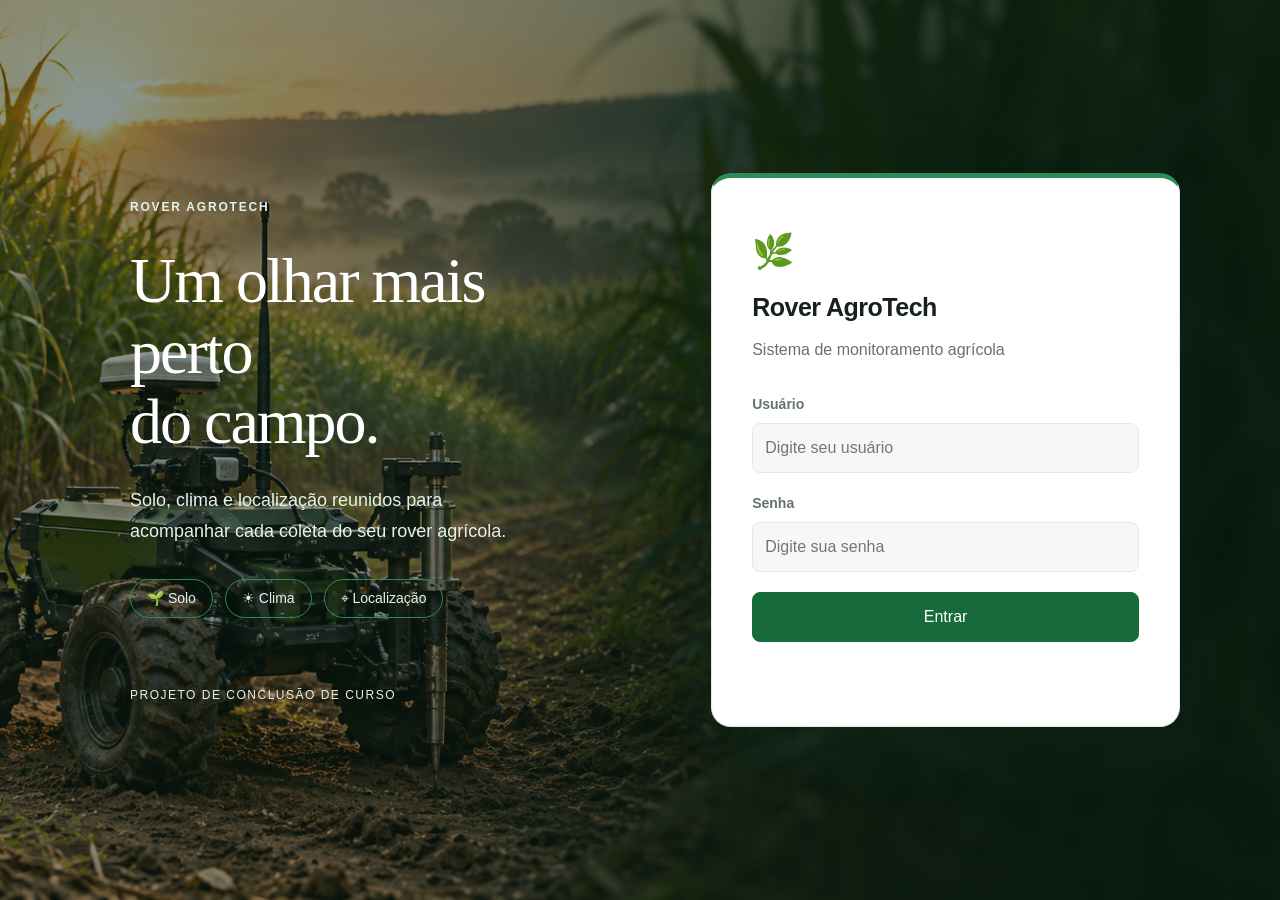
<file: dashboard/historico.html>
<!DOCTYPE html>
<html lang="pt-BR">
<head>
    <meta charset="UTF-8">
    <meta name="viewport" content="width=device-width, initial-scale=1.0">
    <title>Histórico | Rover AgroTech</title>
    <link rel="icon" href="favicon.svg" type="image/svg+xml">
    <link rel="stylesheet" href="css/historico.css?v=20261009-7">
</head>
<body class="app-page history-page">
    <aside class="sidebar">
        <div class="sidebar-logo">
            <div class="logo-icon">
                <svg class="ui-icon" viewBox="0 0 24 24" fill="none" stroke="currentColor" stroke-width="1.7" stroke-linecap="round" stroke-linejoin="round" aria-hidden="true" focusable="false">
                    <path d="M5 19C3 8 12 4 20 4c0 10-5 17-15 15Z"/>
                    <path d="m4 21 12-12"/>
                </svg>
            </div>
            <div><h2>Rover</h2><span>AGROTECH</span></div>
        </div>
        <div class="nav-caption">CENTRAL DO CAMPO</div>
        <nav class="menu" aria-label="Navegação principal">
            <a href="index.html" class="menu-item">
                <span aria-hidden="true"><svg class="ui-icon" viewBox="0 0 24 24" fill="none" stroke="currentColor" stroke-width="1.7" stroke-linecap="round" stroke-linejoin="round" aria-hidden="true" focusable="false"><rect x="3" y="3" width="7" height="7" rx="1.5"/><rect x="14" y="3" width="7" height="7" rx="1.5"/><rect x="3" y="14" width="7" height="7" rx="1.5"/><rect x="14" y="14" width="7" height="7" rx="1.5"/></svg></span>
                Visão geral
            </a>
            <a href="rovers.html" class="menu-item">
                <span aria-hidden="true"><svg class="ui-icon" viewBox="0 0 24 24" fill="none" stroke="currentColor" stroke-width="1.7" stroke-linecap="round" stroke-linejoin="round" aria-hidden="true" focusable="false"><path d="M4 16V9h12l4 7M4 12h15M10 9V5h4"/><circle cx="6" cy="17" r="3"/><circle cx="18" cy="17" r="3"/></svg></span>
                Rovers
            </a>
            <a href="historico.html" class="menu-item active" aria-current="page">
                <span aria-hidden="true"><svg class="ui-icon" viewBox="0 0 24 24" fill="none" stroke="currentColor" stroke-width="1.7" stroke-linecap="round" stroke-linejoin="round" aria-hidden="true" focusable="false"><path d="M3 11a9 9 0 1 1 2 7M3 4v7h7M12 7v5l3 2"/></svg></span>
                Histórico
            </a>
            <a href="localizacao.html" class="menu-item">
                <span aria-hidden="true"><svg class="ui-icon" viewBox="0 0 24 24" fill="none" stroke="currentColor" stroke-width="1.7" stroke-linecap="round" stroke-linejoin="round" aria-hidden="true" focusable="false"><path d="M19 10c0 5-7 11-7 11S5 15 5 10a7 7 0 1 1 14 0Z"/><circle cx="12" cy="10" r="2.5"/></svg></span>
                Localização
            </a>
        </nav>
        <div class="sidebar-note">
            <p>Monitoramento agrícola</p>
            <small>Projeto Rover AgroTech · TCC</small>
        </div>
        <div class="sidebar-account" aria-label="Conta: Igor, Administrador">
            <span class="account-avatar" aria-hidden="true">I</span>
            <div class="account-details"><strong>Igor</strong><span>Administrador</span></div>
            <span class="account-status" role="img" aria-label="Online"></span>
        </div>
        <div class="sidebar-footer"><button id="logoutButton" type="button">Sair da conta</button></div>
    </aside>

    <main class="main-content">
        <header class="topbar history-hero">
            <div>
                <span class="eyebrow">ROVER AGROTECH / HISTÓRICO</span>
                <h1>Histórico</h1>
                <p>Consulte as medições de cada coleta.</p>
            </div>
            <div class="status-indicator">
                <span aria-hidden="true">◈</span>
                Monitoramento agrícola
            </div>
        </header>

        <section class="rover-selector" aria-label="Rover selecionado">
            <img class="selected-rover-image" src="imgs/rover01.png" alt="" aria-hidden="true">
            <div class="selected-rover-info">
                <span class="section-label">Rover selecionado</span>
                <h2 id="roverName">Carregando rover...</h2>
                <span id="roverIdentifier" class="rover-identifier"></span>
            </div>
            <label class="rover-select-wrap" for="roverSelect">
                <span class="visually-hidden">Selecionar rover</span>
                <select id="roverSelect" aria-label="Selecionar rover"></select>
            </label>
        </section>

        <section class="history-summary" aria-label="Resumo das medições no período">
            <article class="summary-card">
                <span class="summary-icon records-icon" aria-hidden="true">▤</span>
                <div><span class="card-label">Registros no período</span><strong id="resumoRegistros">0</strong></div>
            </article>
            <article class="summary-card">
                <span class="summary-icon temperature-icon" aria-hidden="true">℃</span>
                <div><span class="card-label">Temperatura média</span><strong><span id="resumoTemperatura">--</span><small> °C</small></strong></div>
            </article>
            <article class="summary-card">
                <span class="summary-icon soil-icon" aria-hidden="true">◉</span>
                <div><span class="card-label">Umidade do solo</span><strong><span id="resumoUmidadeSolo">--</span><small> %</small></strong></div>
            </article>
            <article class="summary-card">
                <span class="summary-icon collection-icon" aria-hidden="true">◷</span>
                <div><span class="card-label">Última coleta</span><strong id="resumoUltimaColeta">--</strong></div>
            </article>
        </section>

        <section class="panel filter-panel" aria-label="Filtros do histórico">
            <div class="filter-intro">
                <span class="filter-symbol" aria-hidden="true">▦</span>
                <div><h2>Período de consulta</h2><p>Selecione o intervalo de datas para visualizar as medições.</p></div>
            </div>
            <div class="filters">
                <div class="field">
                    <label for="dataInicial">Data inicial</label>
                    <input type="date" id="dataInicial">
                </div>
                <div class="field">
                    <label for="dataFinal">Data final</label>
                    <input type="date" id="dataFinal">
                </div>
                <button id="filtrarButton" type="button" class="primary-button">Filtrar</button>
                <button id="limparButton" type="button" class="secondary-button">Limpar</button>
            </div>
        </section>

        <section class="panel telemetry-panel" aria-labelledby="historyTitle">
            <div class="panel-header telemetry-header">
                <div class="telemetry-heading">
                    <span class="telemetry-symbol" aria-hidden="true">▥</span>
                    <div>
                        <h2 id="historyTitle">Telemetrias</h2>
                        <span id="totalRegistros">0 registros</span>
                    </div>
                </div>
                <div class="telemetry-actions">
                    <label class="search-field" for="buscaRegistros">
                        <span aria-hidden="true">⌕</span>
                        <input id="buscaRegistros" type="search" placeholder="Buscar nos registros..." autocomplete="off">
                    </label>
                    <button id="atualizarButton" type="button" class="secondary-button refresh-button">
                        <span aria-hidden="true">⟳</span> Atualizar
                    </button>
                </div>
            </div>
            <div id="mensagem" class="message" role="status" aria-live="polite"></div>
            <div class="table-container" tabindex="0" role="region" aria-label="Tabela de telemetrias com rolagem horizontal">
                <table aria-label="Histórico de telemetrias">
                    <thead>
                        <tr>
                            <th>Data/Hora</th>
                            <th>Temperatura (°C)</th>
                            <th>Umidade do solo (%)</th>
                            <th>Umidade do ar (%)</th>
                            <th>Qualidade do ar</th>
                            <th>RSSI LoRa (dBm)</th>
                            <th>Latitude</th>
                            <th>Longitude</th>
                        </tr>
                    </thead>
                    <tbody id="historicoBody"></tbody>
                </table>
            </div>
        </section>
    </main>
    <script src="js/sidebar.js"></script>
    <script src="js/historico.js"></script>
</body>
</html>
</file>
<file: dashboard/css/historico.css>
@import url("agro.css?v=20261009-6");

@import url("global.css?v=20261009-7");

.app-page.history-page {
    --bg-main: var(--color-page);
    --bg-card: var(--color-card);
    --bg-card-hover: var(--color-soft);
    --border: var(--color-border);
    --text-primary: var(--color-text);
    --text-secondary: var(--color-text-secondary);
    --text-muted: var(--color-text-secondary);
    --green: var(--color-primary);
    --green-light: var(--color-highlight);
    --green-dark: var(--color-sidebar);
    --shadow: 0 5px 18px rgba(18, 52, 34, .06);
    background: var(--bg-main);
    color: var(--text-primary);
}

.history-page .sidebar {
    background: var(--sidebar-bg);
    color: var(--color-card);
}

.history-page .sidebar-logo { margin-bottom: 34px; }
.history-page .logo-icon { background: var(--color-soft); color: var(--color-primary); }
.history-page .menu-item.active { background: var(--sidebar-active); color: var(--color-card); }
.history-page .menu-item.active:hover { background: var(--sidebar-active); }

.history-page .main-content {
    max-width: 1800px;
    padding: 0 clamp(20px, 2vw, 30px) 40px;
}

.history-page .topbar.history-hero {
    position: relative;
    isolation: isolate;
    min-height: 176px;
    margin: 0 calc(-1 * clamp(20px, 2vw, 30px)) 14px;
    padding: 28px clamp(24px, 3vw, 42px);
    overflow: hidden;
    color: var(--color-card);
    background:
        linear-gradient(90deg, rgba(4, 31, 22, .76), rgba(4, 31, 22, .24) 62%, rgba(4, 31, 22, .08)),
        url("../imgs/rovercanavial.png") center 54% / cover no-repeat;
}

.history-page .history-hero > div:first-child { position: relative; z-index: 1; }
.history-page .history-hero .eyebrow { color: rgba(255, 255, 255, .82); }
.history-page .history-hero h1 { color: var(--color-card); font-size: clamp(32px, 3vw, 42px); }
.history-page .history-hero p { color: rgba(255, 255, 255, .92); font-size: 16px; }
.history-page .history-hero .status-indicator {
    border-color: rgba(255, 255, 255, .34);
    background: rgba(17, 35, 26, .6);
    color: var(--color-card);
}
.history-page .status-indicator > span { display: inline; margin-right: 7px; }

.history-page .rover-selector {
    display: grid;
    grid-template-columns: 132px minmax(0, 1fr) minmax(230px, 310px);
    gap: 18px;
    min-height: 96px;
    margin-bottom: 14px;
    padding: 10px 18px;
    border: 1px solid var(--border);
    background: var(--bg-card);
    box-shadow: var(--shadow);
}

.history-page .selected-rover-image { width: 122px; height: 76px; object-fit: contain; }
.history-page .selected-rover-info { min-width: 0; }
.history-page .selected-rover-info .section-label { color: var(--text-secondary); }
.history-page .rover-selector h2 {
    margin: 2px 0 4px;
    color: var(--text-primary);
    font-size: clamp(17px, 1.45vw, 21px);
    overflow-wrap: anywhere;
}
.history-page .rover-identifier {
    display: inline-block;
    padding: 2px 9px;
    border-radius: 5px;
    background: var(--color-soft);
    color: var(--color-primary);
    font-size: 12px;
    font-weight: 650;
}
.history-page .rover-select-wrap { min-width: 0; }
.history-page .rover-selector select {
    width: 100%;
    min-width: 0;
    border-color: var(--border);
    background: var(--bg-card);
}

.history-page .history-summary {
    display: grid;
    grid-template-columns: repeat(4, minmax(0, 1fr));
    gap: 12px;
    margin-bottom: 14px;
}

.history-page .summary-card {
    display: flex;
    align-items: center;
    gap: 13px;
    min-width: 0;
    min-height: 82px;
    padding: 12px 14px;
    border: 1px solid var(--border);
    border-radius: 12px;
    background: var(--bg-card);
    box-shadow: var(--shadow);
}

.history-page .summary-icon {
    display: grid;
    place-items: center;
    width: 44px;
    height: 44px;
    flex: 0 0 44px;
    border-radius: 50%;
    background: var(--color-soft);
    color: var(--color-success);
    font-size: 23px;
    font-weight: 600;
}
.history-page .temperature-icon { background: var(--color-soft); color: var(--color-error); }
.history-page .soil-icon { background: var(--color-soft); color: var(--color-info); }
.history-page .collection-icon { background: var(--color-warning); color: var(--color-text); }
.history-page .summary-card > div { min-width: 0; }
.history-page .summary-card .card-label { color: var(--text-secondary); font-size: 12px; }
.history-page .summary-card strong {
    display: block;
    margin-top: 2px;
    color: var(--text-primary);
    font-size: clamp(18px, 1.55vw, 23px);
    line-height: 1.2;
    overflow-wrap: anywhere;
}
.history-page .summary-card strong small {
    color: var(--text-primary);
    font-size: .76em;
    font-weight: 600;
}
#resumoUltimaColeta { font-size: clamp(15px, 1.35vw, 20px); }

.history-page .filter-panel {
    display: grid;
    grid-template-columns: minmax(250px, .9fr) minmax(0, 1.7fr);
    align-items: center;
    gap: 20px;
    padding: 14px;
    margin-bottom: 14px;
    border-color: var(--border);
    background: var(--bg-card);
}

.history-page .filter-intro { display: flex; align-items: center; gap: 12px; min-width: 0; }
.history-page .filter-symbol,
.history-page .telemetry-symbol {
    display: grid;
    place-items: center;
    width: 44px;
    height: 44px;
    flex: 0 0 44px;
    border-radius: 50%;
    background: var(--color-soft);
    color: var(--color-success);
    font-size: 22px;
}
.history-page .filter-intro h2 { color: var(--text-primary); font-size: 15px; }
.history-page .filter-intro p { margin-top: 3px; color: var(--text-secondary); font-size: 12px; line-height: 1.4; }
.history-page .filters {
    display: grid;
    grid-template-columns: minmax(140px, 1fr) minmax(140px, 1fr) auto auto;
    align-items: end;
    gap: 10px;
}
.history-page .filters .field { gap: 5px; }
.history-page .filters .field label { color: var(--text-secondary); font-size: 12px; font-weight: 500; }
.history-page .filters input { width: 100%; min-width: 0; min-height: 40px; border-color: var(--border); }
.history-page .filters button { min-height: 40px; padding: 8px 16px; }
.history-page .filters .primary-button { background: var(--color-primary); border-color: var(--color-primary); color: var(--color-card); }
.history-page .filters .primary-button:hover { background: var(--color-primary); border-color: var(--color-highlight); }
.history-page .filters .secondary-button { border-color: var(--color-primary); color: var(--color-primary); }
.history-page .filters .secondary-button:hover { background: var(--color-soft); }

.history-page .telemetry-panel { padding: 14px; margin-bottom: 0; }
.history-page .telemetry-header { flex-wrap: wrap; margin-bottom: 12px; }
.history-page .telemetry-heading,
.history-page .telemetry-actions { display: flex; align-items: center; gap: 10px; min-width: 0; }
.history-page .telemetry-symbol { width: 38px; height: 38px; flex-basis: 38px; font-size: 20px; }
.history-page .telemetry-heading h2 { color: var(--text-primary); font-size: 19px; }
.history-page .telemetry-heading span:not(.telemetry-symbol) { color: var(--text-secondary); font-size: 12px; }
.history-page .telemetry-actions { flex: 0 1 390px; }
.history-page .search-field {
    display: flex;
    align-items: center;
    gap: 8px;
    min-width: 0;
    flex: 1;
    min-height: 40px;
    padding: 0 10px;
    border: 1px solid var(--border);
    border-radius: 8px;
    color: var(--text-secondary);
}
.history-page .search-field > span { font-size: 24px; line-height: 1; }
.history-page .search-field input {
    width: 100%;
    min-width: 0;
    min-height: 38px;
    padding: 7px 0;
    border: 0;
    outline: 0;
    background: transparent;
    box-shadow: none;
    color: var(--text-primary);
    font-size: 13px;
}
.history-page .search-field input:focus-visible { outline: 0; }
.history-page .search-field:focus-within { outline: 3px solid var(--color-highlight); outline-offset: 2px; }
.history-page .refresh-button { min-height: 40px; padding: 7px 12px; white-space: nowrap; }
.history-page .refresh-button span { margin-right: 5px; font-size: 18px; }
.history-page .table-container {
    overflow-x: auto;
    border-color: var(--border);
    background: var(--bg-card);
    scrollbar-color: var(--color-highlight) var(--color-soft);
}
.history-page table { min-width: 1040px; }
.history-page th,
.history-page td {
    padding: 10px 11px;
    border-bottom-color: var(--border);
    font-size: 12px;
}
.history-page th { background: var(--color-soft); color: var(--color-text); font-weight: 650; }
.history-page td { color: var(--color-text); }
.history-page tbody tr:hover { background: var(--color-soft); }
.history-page tbody tr:last-child td { border-bottom: 0; }
.history-page #historicoBody td[colspan] {
    padding: 28px 16px;
    color: var(--text-secondary);
    text-align: center;
}
.history-page .message { margin-bottom: 10px; color: var(--text-secondary); }
.history-page .message:empty { display: none; }
.history-page .sidebar-footer #logoutButton { border-color: var(--sidebar-border); color: var(--sidebar-text); }
.history-page .sidebar-footer #logoutButton:hover { background: var(--sidebar-hover); }
.history-page .visually-hidden {
    position: absolute;
    width: 1px;
    height: 1px;
    padding: 0;
    margin: -1px;
    overflow: hidden;
    clip: rect(0, 0, 0, 0);
    white-space: nowrap;
    border: 0;
}

@media (max-width: 1100px) {
    .history-page .filter-panel { grid-template-columns: 1fr; gap: 12px; }
    .history-page .history-summary { grid-template-columns: repeat(2, minmax(0, 1fr)); }
}

@media (max-width: 760px) {
    .history-page .main-content { padding: 0 16px 30px; }
    .history-page .topbar.history-hero {
        min-height: 160px;
        margin: 0 -16px 12px;
        padding: 24px 18px;
        background-position: center;
    }
    .history-page .history-hero .status-indicator { align-self: flex-start; }
    .history-page .rover-selector { grid-template-columns: 76px minmax(0, 1fr); gap: 10px 12px; padding: 12px; }
    .history-page .selected-rover-image { width: 74px; height: 64px; }
    .history-page .rover-select-wrap { grid-column: 1 / -1; }
    .history-page .history-summary { gap: 9px; }
    .history-page .summary-card { min-height: 76px; gap: 9px; padding: 10px; }
    .history-page .summary-icon { width: 36px; height: 36px; flex-basis: 36px; font-size: 20px; }
    .history-page .summary-card .card-label { font-size: 11px; }
    .history-page .summary-card strong { font-size: 17px; }
    #resumoUltimaColeta { font-size: 14px; }
    .history-page .filter-panel { padding: 13px; }
    .history-page .filters { grid-template-columns: repeat(2, minmax(0, 1fr)); }
    .history-page .filters button { width: 100%; }
    .history-page .telemetry-panel { padding: 12px; }
    .history-page .telemetry-header { align-items: stretch; }
    .history-page .telemetry-actions { flex: 1 1 100%; }
}

@media (max-width: 420px) {
    .history-page .history-summary { grid-template-columns: 1fr; }
    .history-page .summary-card { min-height: 68px; }
    .history-page .summary-card strong { font-size: 19px; }
    .history-page .telemetry-actions { flex-wrap: wrap; }
    .history-page .search-field { flex-basis: 100%; }
    .history-page .refresh-button { margin-left: auto; }
}
</file>
<file: dashboard/css/agro.css>
* { box-sizing: border-box; }
html, body { margin: 0; padding: 0; min-height: 100%; }
body {
    background: var(--bg-main);
    color: var(--text-primary);
    font: 16px/1.5 "Segoe UI", Arial, sans-serif;
}
h1, h2, h3, p { margin: 0; }
p { color: var(--text-secondary); }
button, input, select { font: inherit; }
button, a, input, select { touch-action: manipulation; }
button { cursor: pointer; }
a:focus-visible, button:focus-visible, input:focus-visible, select:focus-visible {
    outline: 3px solid var(--color-highlight);
    outline-offset: 4px;
}

/* Navegação compartilhada */
.sidebar {
    position: fixed;
    inset: 0 auto 0 0;
    width: 244px;
    min-height: 100vh;
    padding: 32px 20px 22px;
    display: flex;
    flex-direction: column;
    background: var(--green-dark);
    color: var(--color-card);
    z-index: 1000;
}
.sidebar-logo { display: flex; align-items: center; gap: 12px; margin-bottom: 42px; padding: 0 8px; }
.logo-icon {
    width: 44px;
    height: 44px;
    flex: 0 0 44px;
    border-radius: 12px;
    display: grid;
    place-items: center;
    background: var(--color-soft);
    font-size: 26px;
}
.sidebar-logo h2 { color: var(--color-card); font-size: 24px; line-height: 1.1; letter-spacing: -.5px; }
.sidebar-logo span { display: block; color: var(--color-soft); font-size: 12px; letter-spacing: 2px; margin-top: 4px; }
.nav-caption { color: var(--color-soft); font-size: 12px; font-weight: 600; letter-spacing: 1.6px; padding: 0 14px; margin-bottom: 14px; }
.menu { display: flex; flex-direction: column; gap: 8px; }
.menu-item {
    display: flex;
    align-items: center;
    gap: 12px;
    min-height: 49px;
    padding: 12px 14px;
    border-radius: 9px;
    color: var(--color-soft);
    font-size: 15px;
    font-weight: 500;
    text-decoration: none;
    transition: background .15s;
}
.menu-item span { width: 22px; font-size: 23px; text-align: center; }
.menu-item:hover { background: var(--color-primary); color: var(--color-card); }
.menu-item.active { background: var(--color-primary); color: var(--color-card); font-weight: 700; }
.menu-item.active:hover { background: var(--color-primary); }
.sidebar-note { margin-top: auto; padding: 40px 12px 24px; }
.sidebar-note p { color: var(--color-soft); font-size: 14px; }
.sidebar-note small { display: block; color: var(--color-soft); font-size: 12px; margin-top: 8px; }
.sidebar-footer #logoutButton { width: 100%; height: 44px; background: transparent; border-color: var(--color-highlight); color: var(--color-soft); }
.sidebar-footer #logoutButton:hover { background: var(--color-highlight); border-color: var(--color-soft); }

/* Estrutura das páginas */
.main-content { margin-left: 244px; padding: 36px clamp(20px, 3vw, 52px) 48px; min-height: 100vh; min-width: 0; }
.topbar { display: flex; justify-content: space-between; align-items: center; gap: 20px; margin-bottom: 28px; }
.topbar h1 { font-size: clamp(28px, 3vw, 38px); line-height: 1.2; font-weight: 650; letter-spacing: -1px; margin: 5px 0 8px; }
.topbar p { font-size: 16px; }
.eyebrow { color: var(--color-primary); font-size: 12px; letter-spacing: 1.8px; font-weight: 650; }
.status-indicator { background: var(--color-soft); color: var(--color-sidebar); border: 1px solid var(--color-border); border-radius: 8px; padding: 9px 14px; font-size: 14px; white-space: nowrap; }
.status-indicator > span { display: none; }
.section-header { margin-bottom: 16px; }
.section-header h2 { font-size: 22px; margin-bottom: 4px; }
.section-header p, .panel-header p { font-size: 14px; }
.panel, .status-card, .sensor-card, .rover-card {
    background: var(--bg-card);
    border: 1px solid var(--border);
    border-radius: 12px;
    box-shadow: var(--shadow);
    min-width: 0;
}
.panel { padding: 24px; margin-bottom: 20px; }
.panel-header { display: flex; justify-content: space-between; align-items: center; gap: 16px; margin-bottom: 20px; }
.panel-header h2 { font-size: 21px; margin-bottom: 4px; }
.panel-header span { color: var(--text-secondary); font-size: 14px; }
.rover-selector {
    display: flex;
    align-items: center;
    justify-content: space-between;
    gap: 20px;
    padding: 20px 24px;
    min-height: 96px;
    margin-bottom: 20px;
    border: 1px solid var(--color-border);
    border-radius: 12px;
    background: var(--color-soft);
}
.rover-selector h2 { font-size: 24px; margin-top: 4px; }
.section-label, .card-label { display: block; color: var(--color-text-secondary); font-size: 14px; }
.rover-selector select { min-width: 200px; }
button { min-height: 44px; padding: 10px 18px; border: 1px solid var(--color-border); border-radius: 8px; background: var(--bg-card); color: var(--color-primary); font-size: 14px; }
button:hover { background: var(--color-soft); border-color: var(--color-highlight); }
.primary-button, .login-button { background: var(--green); border-color: var(--green); color: var(--bg-card); }
.primary-button:hover, .login-button:hover { background: var(--color-primary); border-color: var(--color-highlight); }
input, select { min-height: 44px; padding: 10px 12px; border: 1px solid var(--color-border); border-radius: 8px; background: var(--bg-card); color: var(--text-primary); font-size: 16px; }
input:focus, select:focus { border-color: var(--green-light); }
.field { display: flex; flex-direction: column; gap: 8px; min-width: 0; }
.field label { color: var(--color-text-secondary); font-size: 14px; font-weight: 600; }
.message { color: var(--text-secondary); font-size: 14px; margin-bottom: 16px; }
.message:empty { display: none; }
.loading, .empty-state { padding: 32px 20px; border: 1px solid var(--border); border-radius: 12px; background: var(--bg-card); color: var(--text-secondary); text-align: center; }

/* Medições e gráficos */
.rover-status, .location-info { display: grid; grid-template-columns: repeat(4, minmax(0, 1fr)); gap: 14px; margin-bottom: 30px; }
.status-card { display: flex; align-items: center; gap: 12px; min-height: 94px; padding: 18px; }
.status-card strong { display: block; font-size: 16px; overflow-wrap: anywhere; }
.status-icon, .sensor-icon { width: 38px; height: 38px; flex: 0 0 38px; display: grid; place-items: center; background: var(--color-soft); color: var(--color-primary); border-radius: 10px; font-size: 20px; }
.sensor-grid { display: grid; grid-template-columns: repeat(4, minmax(0, 1fr)); gap: 16px; margin: 18px 0 28px; }
.sensor-card { padding: 22px; min-height: 176px; border-top: 4px solid var(--color-highlight); }
.sensor-card:nth-child(2), .sensor-card:nth-child(3), .sensor-card:nth-child(4) { border-top-color: var(--color-highlight); }
.sensor-card-header { display: flex; align-items: center; gap: 10px; margin-bottom: 25px; }
.sensor-title { color: var(--color-text-secondary); font-size: 14px; font-weight: 600; }
.sensor-value { color: var(--color-text); font-size: 42px; line-height: 1; font-weight: 650; letter-spacing: -1px; }
.sensor-value small { color: var(--color-text-secondary); font-size: 18px; font-weight: 500; letter-spacing: 0; }
.bottom-grid { display: grid; grid-template-columns: minmax(0, 1fr) minmax(0, 1.15fr); gap: 20px; align-items: start; }
.coordinates { display: grid; grid-template-columns: repeat(2, minmax(0, 1fr)); gap: 12px; }
.coordinates div { background: var(--color-soft); border: 1px solid var(--color-border); border-radius: 8px; padding: 14px; }
.coordinates span { display: block; color: var(--color-text-secondary); font-size: 14px; margin-bottom: 7px; }
.coordinates strong { font-size: 16px; overflow-wrap: anywhere; }
.history-charts { display: grid; grid-template-columns: repeat(2, minmax(0, 1fr)); gap: 12px; }
.chart-box { padding: 16px; border: 1px solid var(--color-border); border-radius: 8px; }
.chart-box:last-child { grid-column: 1 / -1; }
.chart-box h3 { color: var(--color-text-secondary); font-size: 14px; font-weight: 600; margin-bottom: 9px; }
.chart-container { position: relative; height: 165px; }
#map { width: 100%; height: 360px; margin-top: 16px; border-radius: 10px; border: 1px solid var(--color-border); background: var(--color-soft); overflow: hidden; }
.map-panel #map { height: 440px; }
.location-coordinates { color: var(--color-text-secondary); font-size: 14px; }
.leaflet-control-zoom a { background: var(--bg-card) !important; color: var(--text-primary) !important; }
.leaflet-popup-content-wrapper, .leaflet-popup-tip { background: var(--bg-card); }
.leaflet-popup-content, .leaflet-popup-content strong { color: var(--color-text); }

/* Rovers */
.rovers-container { display: grid; grid-template-columns: repeat(auto-fit, minmax(min(100%, 280px), 1fr)); gap: 20px; }
.rovers-container > .loading, .rovers-container > .empty-state { grid-column: 1 / -1; }
.rover-card { padding: 24px; }
.rover-card:hover { border-color: var(--color-highlight); }
.rover-card-header { display: flex; justify-content: space-between; align-items: flex-start; gap: 12px; margin-bottom: 20px; }
.rover-card-header h3 { font-size: 21px; }
.rover-card-header small { color: var(--text-muted); font-size: 14px; }
.rover-card .rover-status { display: inline-flex; align-items: center; gap: 6px; margin: 0; padding: 5px 10px; border-radius: 20px; background: var(--color-soft); color: var(--color-primary); font-size: 14px; white-space: nowrap; }
.rover-card .rover-status.offline { background: var(--color-soft); color: var(--color-primary); }
.rover-info-item { display: flex; align-items: flex-start; justify-content: space-between; gap: 16px; padding: 14px 0; border-bottom: 1px solid var(--color-border); }
.rover-info-item:last-child { border-bottom: 0; padding-bottom: 0; }
.rover-info-item span { color: var(--text-secondary); font-size: 14px; }
.rover-info-item strong { font-size: 14px; font-weight: 600; text-align: right; overflow-wrap: anywhere; }

/* Histórico */
.filters { display: flex; flex-wrap: wrap; align-items: flex-end; gap: 16px; }
.filters .field { flex: 1 1 180px; }
.table-container { width: 100%; overflow-x: auto; border: 1px solid var(--border); border-radius: 8px; }
table { width: 100%; min-width: 1000px; border-collapse: collapse; }
th, td { padding: 14px 12px; text-align: left; white-space: nowrap; font-size: 14px; border-bottom: 1px solid var(--color-border); }
th { background: var(--color-soft); color: var(--color-text); font-weight: 600; }
td { color: var(--color-text); }
tbody tr:hover { background: var(--color-soft); }
tbody tr:last-child td { border-bottom: 0; }

/* Login */
.login-page { display: flex; min-height: 100vh; align-items: center; justify-content: center; background: var(--green-dark); padding: 32px; }
.login-container { display: grid; grid-template-columns: 1.15fr 1fr; gap: 72px; align-items: center; max-width: 1080px; width: 100%; }
.login-intro { padding: 30px; }
.login-intro .eyebrow { color: var(--color-soft); }
.login-intro h2 { font-family: Georgia, serif; font-weight: 400; font-size: clamp(40px, 5vw, 68px); line-height: 1.1; letter-spacing: -2px; color: var(--color-card); margin: 28px 0; }
.login-intro p { color: var(--color-soft); max-width: 400px; font-size: 18px; line-height: 1.7; }
.login-tags { display: flex; flex-wrap: wrap; gap: 12px; margin: 32px 0 64px; }
.login-tags span { border: 1px solid var(--color-highlight); color: var(--color-soft); border-radius: 24px; padding: 8px 16px; font-size: 14px; }
.login-intro small { color: var(--color-soft); font-size: 12px; letter-spacing: 1.5px; }
.login-card { padding: 48px 40px; border-radius: 20px; background: var(--bg-card); border: 1px solid var(--color-border); border-top: 5px solid var(--color-highlight); box-shadow: 0 24px 64px rgba(16, 61, 47, .2); }
.logo span { display: block; font-size: 34px; margin-bottom: 12px; }
.logo h1 { font-size: 25px; letter-spacing: -.5px; }
.login-subtitle { font-size: 16px; margin: 12px 0 32px; }
.input-group { margin-bottom: 20px; }
.input-group label { display: block; font-size: 14px; font-weight: 600; color: var(--color-text-secondary); margin-bottom: 8px; }
.input-group input { width: 100%; background: var(--color-page); height: 50px; }
.input-group input:focus { background: var(--bg-card); }
.login-button { width: 100%; height: 50px; font-size: 16px; }
.login-message { min-height: 20px; margin-top: 16px; text-align: center; font-size: 14px; }

@media (min-width: 1500px) {
    .main-content { max-width: 1800px; }
    .chart-container { height: 190px; }
}
@media (max-width: 1150px) {
    .rover-status, .sensor-grid, .location-info { grid-template-columns: repeat(2, minmax(0, 1fr)); }
    .bottom-grid { grid-template-columns: 1fr; }
    .login-container { gap: 30px; }
}
@media (max-width: 760px) {
    .sidebar { position: relative; inset: auto; width: 100%; min-height: 0; padding: 20px 18px; }
    .sidebar-logo { margin-bottom: 18px; padding: 0; }
    .nav-caption, .sidebar-note { display: none; }
    .menu { display: grid; grid-template-columns: repeat(4, minmax(0, 1fr)); gap: 5px; }
    .menu-item { flex-direction: column; justify-content: center; gap: 4px; min-height: 44px; min-width: 0; padding: 8px 4px; font-size: 14px; }
    .menu-item span { font-size: 20px; }
    .sidebar-footer { margin-top: 12px; }
    .sidebar-footer #logoutButton { width: auto; height: 36px; min-height: 36px; padding: 0 14px; }
    .main-content { margin-left: 0; padding: 24px 18px 40px; }
    .topbar { flex-direction: column; align-items: flex-start; gap: 14px; margin-bottom: 24px; }
    .topbar h1 { font-size: 32px; }
    .rover-selector { flex-direction: column; align-items: stretch; padding: 18px; }
    .rover-selector select { width: 100%; min-width: 0; }
    .sensor-grid, .rover-status, .location-info { gap: 12px; }
    .sensor-card { padding: 16px; min-height: 160px; }
    .sensor-card-header { flex-direction: column; align-items: flex-start; margin-bottom: 18px; }
    .sensor-value { font-size: 36px; }
    .status-card { flex-direction: column; align-items: flex-start; padding: 14px; }
    .history-charts { grid-template-columns: 1fr; }
    .chart-box:last-child { grid-column: auto; }
    .panel { padding: 18px; }
    .panel-header { flex-wrap: wrap; }
    .coordinates { grid-template-columns: 1fr; }
    .map-panel #map { height: 360px; }
    .filters { flex-direction: column; align-items: stretch; }
    .filters .field { flex: none; width: 100%; }
    .rover-card { padding: 20px; }
    .login-page { padding: 24px 18px; }
    .login-container { grid-template-columns: 1fr; gap: 24px; max-width: 500px; }
    .login-intro { padding: 10px 4px; }
    .login-intro h2 { font-size: 40px; margin: 18px 0; }
    .login-intro p { font-size: 16px; }
    .login-tags { margin: 20px 0; }
    .login-intro small { display: none; }
    .login-card { padding: 30px 24px; }
}
@media (max-width: 380px) {
    .sensor-grid, .rover-status, .location-info { grid-template-columns: 1fr; }
    .menu-item { font-size: 12px; }
    .menu-item span { font-size: 18px; }
    .sensor-card-header { flex-direction: row; }
    .rover-card-header { flex-wrap: wrap; }
}
@media (prefers-reduced-motion: reduce) {
    * { transition: none !important; scroll-behavior: auto !important; }
}

/* Cartões de equipamento seguem os cartões de medição do dashboard. */
.rover-card { border-top: 4px solid var(--color-highlight); }
.rover-card-header { min-height: 54px; }

body:not(.login-page) {
    --bg-main: var(--color-page);
    --bg-card: var(--color-card);
    --bg-card-hover: var(--color-soft);
    --border: var(--color-border);
    --text-primary: var(--color-text);
    --text-secondary: var(--color-text-secondary);
    --text-muted: var(--color-text-secondary);
    --green: var(--color-primary);
    --green-light: var(--color-highlight);
    --green-dark: var(--color-sidebar);
    --shadow: 0 6px 24px rgba(16, 61, 47, .08);
    background: var(--bg-main);
    color: var(--text-primary);
}
body:not(.login-page) .eyebrow { color: var(--color-highlight); }
body:not(.login-page) .status-indicator {
    background: var(--color-soft);
    color: var(--color-sidebar);
    border-color: var(--border);
}
body:not(.login-page) .logo-icon { background: var(--color-soft); color: var(--color-primary); }
body:not(.login-page) .menu-item.active { background: var(--color-primary); color: var(--color-card); }
body:not(.login-page) .menu-item.active:hover { background: var(--color-highlight); }
body:not(.login-page) .rover-selector {
    background: var(--color-card);
    border-color: var(--border);
}
body:not(.login-page) .section-label,
body:not(.login-page) .card-label,
body:not(.login-page) .field label { color: var(--text-secondary); }
body:not(.login-page) button {
    background: var(--bg-card);
    border-color: var(--color-border);
    color: var(--text-primary);
}
body:not(.login-page) button:hover {
    background: var(--color-soft);
    border-color: var(--color-highlight);
}
body:not(.login-page) .primary-button {
    background: var(--green);
    border-color: var(--green);
    color: var(--color-card);
}
body:not(.login-page) .primary-button:hover {
    background: var(--color-highlight);
    border-color: var(--color-highlight);
}
body:not(.login-page) input,
body:not(.login-page) select {
    background: var(--bg-card);
    border-color: var(--color-border);
    color: var(--text-primary);
}
body:not(.login-page) .status-icon,
body:not(.login-page) .sensor-icon { background: var(--color-soft); color: var(--color-primary); }
body:not(.login-page) .sensor-card { border-top-color: var(--color-highlight); }
body:not(.login-page) .sensor-card:nth-child(2),
body:not(.login-page) .sensor-card:nth-child(3),
body:not(.login-page) .sensor-card:nth-child(4) { border-top-color: var(--color-highlight); }
body:not(.login-page) .sensor-title,
body:not(.login-page) .coordinates span,
body:not(.login-page) .location-coordinates,
body:not(.login-page) .chart-box h3 { color: var(--text-secondary); }
body:not(.login-page) .sensor-value,
body:not(.login-page) .coordinates strong,
body:not(.login-page) .leaflet-popup-content,
body:not(.login-page) .leaflet-popup-content strong { color: var(--text-primary); }
body:not(.login-page) .sensor-value small { color: var(--text-secondary); }
body:not(.login-page) .coordinates div,
body:not(.login-page) .chart-box,
body:not(.login-page) .table-container { background: var(--bg-card); border-color: var(--border); }
body:not(.login-page) #map { background: var(--color-soft); border-color: var(--border); }
body:not(.login-page) .leaflet-control-zoom a,
body:not(.login-page) .leaflet-popup-content-wrapper,
body:not(.login-page) .leaflet-popup-tip { background: var(--bg-card); }
body:not(.login-page) .rover-card:hover { border-color: var(--color-highlight); }
body:not(.login-page) .rover-card .rover-status {
    background: var(--color-soft);
    color: var(--color-primary);
}
body:not(.login-page) .rover-card .rover-status.offline {
    background: var(--color-soft);
    color: var(--color-primary);
}
body:not(.login-page) .rover-info-item { border-bottom-color: var(--border); }
body:not(.login-page) th {
    background: var(--color-soft);
    color: var(--text-primary);
}
body:not(.login-page) td { color: var(--color-text); }
body:not(.login-page) th,
body:not(.login-page) td { border-bottom-color: var(--border); }
body:not(.login-page) tbody tr:hover { background: var(--color-soft); }
body:not(.login-page) .loading,
body:not(.login-page) .empty-state { background: var(--bg-card); }

dialog.rover-modal {
    width: min(560px, calc(100% - 36px));
    max-height: calc(100vh - 36px);
    overflow-y: auto;
    padding: 32px 36px;
    border: 1px solid var(--color-border);
    border-top: 5px solid var(--color-highlight);
    border-radius: 18px;
    background: var(--color-card);
    color: var(--color-text);
    box-shadow: 0 28px 80px rgba(16, 61, 47, .2);
}
dialog.rover-modal::backdrop { background: rgba(0, 0, 0, .65); }
dialog.rover-modal .panel-header { margin-bottom: 14px; }
dialog.rover-modal .panel-header h2 {
    color: var(--color-text);
    font-size: 25px;
    letter-spacing: -.4px;
}
dialog.rover-modal p {
    margin-bottom: 24px;
    padding: 12px 14px;
    border-left: 3px solid var(--color-highlight);
    border-radius: 0 8px 8px 0;
    background: var(--color-soft);
    color: var(--color-text-secondary);
    line-height: 1.55;
}
dialog.rover-modal .field { gap: 9px; margin-bottom: 18px; }
dialog.rover-modal .field label { color: var(--color-text); font-weight: 600; }
dialog.rover-modal small { color: var(--color-text-secondary); line-height: 1.4; }
dialog.rover-modal input {
    width: 100%;
    min-height: 50px;
    border-radius: 10px;
    background: var(--color-card);
    border-color: var(--color-border);
    color: var(--color-text);
    transition: border-color .15s, box-shadow .15s;
}
dialog.rover-modal input::placeholder { color: var(--color-text-secondary); }
dialog.rover-modal input:focus {
    background: var(--color-card);
    border-color: var(--color-highlight);
    outline: 2px solid rgba(46, 139, 87, .45);
    outline-offset: 2px;
}
dialog.rover-modal .message { white-space: pre-line; overflow-wrap: anywhere; }
dialog.rover-modal .rover-actions {
    justify-content: flex-end;
    gap: 10px;
    margin-top: 6px;
}
dialog.rover-modal .secondary-button {
    background: var(--color-card);
    border-color: var(--color-border);
    color: var(--color-primary);
}
dialog.rover-modal .secondary-button,
dialog.rover-modal .primary-button { min-height: 48px; padding-inline: 20px; }
dialog.rover-modal .primary-button {
    background: var(--color-primary);
    border-color: var(--color-primary);
    color: var(--color-card);
}
dialog.rover-modal .primary-button:hover { background: var(--color-highlight); border-color: var(--color-highlight); }
@media (max-width: 760px) {
    dialog.rover-modal { padding: 24px; }
    dialog.rover-modal .rover-actions button { flex: 1 1 140px; }
}
</file>
<file: dashboard/css/global.css>
@import url("agro.css?v=20261009-6");
:root {
    --color-sidebar: #103d2f;
    --sidebar-bg: #0F3D2E;
    --sidebar-active: #166534;
    --sidebar-hover: #1F5A46;
    --sidebar-text: #A9C8B8;
    --sidebar-border: #28634F;
    --sidebar-status: #22C55E;
    --color-primary: #176b3a;
    --color-highlight: #2e8b57;
    --color-soft: #e4f2e8;
    --color-page: #f5f8f6;
    --color-card: #ffffff;
    --color-text: #17211b;
    --color-text-secondary: #66736b;
    --color-border: #e3eae5;
    --color-success: #16a34a;
    --color-warning: #d97706;
    --color-error: #dc2626;
    --color-info: #2563eb;
    --bg-main: var(--color-page);
    --bg-card: var(--color-card);
    --bg-card-hover: var(--color-soft);
    --border: var(--color-border);
    --text-primary: var(--color-text);
    --text-secondary: var(--color-text-secondary);
    --text-muted: var(--color-text-secondary);
    --green: var(--color-primary);
    --green-light: var(--color-highlight);
    --green-dark: var(--color-sidebar);
    --shadow: 0 6px 24px rgba(16, 61, 47, .08);
}

* { box-sizing: border-box; }
html, body { margin: 0; padding: 0; min-height: 100%; }
body {
    background: var(--bg-main);
    color: var(--text-primary);
    font: 16px/1.5 "Segoe UI", Arial, sans-serif;
}
h1, h2, h3, p { margin: 0; }
p { color: var(--text-secondary); }
button, input, select { font: inherit; }
button, a, input, select { touch-action: manipulation; }
button { cursor: pointer; }
a:focus-visible, button:focus-visible, input:focus-visible, select:focus-visible {
    outline: 3px solid var(--color-highlight);
    outline-offset: 4px;
}

/* Navegação compartilhada */
.sidebar {
    position: fixed;
    inset: 0 auto 0 0;
    width: 244px;
    min-height: 100vh;
    padding: 32px 20px 22px;
    display: flex;
    flex-direction: column;
    background: var(--sidebar-bg);
    color: var(--color-card);
    z-index: 1000;
}
.sidebar-logo { display: flex; align-items: center; gap: 12px; margin-bottom: 34px; padding: 0 8px; }
.logo-icon {
    width: 44px;
    height: 44px;
    flex: 0 0 44px;
    border-radius: 12px;
    display: grid;
    place-items: center;
    background: var(--color-soft);
    font-size: 26px;
}
.sidebar-logo h2 { color: var(--color-card); font-size: 24px; line-height: 1.1; letter-spacing: -.5px; }
.sidebar-logo span { display: block; color: var(--sidebar-text); font-size: 12px; letter-spacing: 2px; margin-top: 4px; }
.nav-caption { color: var(--sidebar-text); font-size: 12px; font-weight: 600; letter-spacing: 1.6px; padding: 0 14px; margin-bottom: 14px; }
.menu { display: flex; flex-direction: column; gap: 8px; }
.menu-item {
    display: flex;
    align-items: center;
    gap: 12px;
    min-height: 49px;
    padding: 12px 14px;
    border-radius: 9px;
    color: var(--sidebar-text);
    font-size: 15px;
    font-weight: 500;
    text-decoration: none;
    transition: background-color .18s ease, color .18s ease, transform .18s ease;
}
.menu-item span { display: inline-flex; align-items: center; justify-content: center; width: 22px; font-size: 23px; text-align: center; }
.menu-item:hover { background: var(--sidebar-hover); color: var(--color-card); transform: translateX(2px); }
.menu-item.active { background: var(--sidebar-active); color: var(--color-card); font-weight: 700; }
.menu-item.active:hover { background: var(--sidebar-active); transform: none; }
.sidebar-note { margin-top: auto; padding: 28px 12px 18px; border-top: 1px solid var(--sidebar-border); }
.sidebar-note p { color: var(--color-card); font-size: 14px; }
.sidebar-note small { display: block; color: var(--sidebar-text); font-size: 12px; margin-top: 6px; }
.sidebar-account {
    display: flex;
    align-items: center;
    gap: 10px;
    min-width: 0;
    padding: 14px 8px;
    border-top: 1px solid var(--sidebar-border);
}
.account-avatar {
    position: relative;
    display: grid;
    place-items: center;
    width: 40px;
    height: 40px;
    flex: 0 0 40px;
    border: 1px solid var(--sidebar-border);
    border-radius: 50%;
    background: var(--sidebar-hover);
    color: var(--color-card);
    font-size: 15px;
    font-weight: 700;
}
.account-details { display: flex; flex: 1; flex-direction: column; min-width: 0; line-height: 1.35; }
.account-details strong { overflow: hidden; color: var(--color-card); font-size: 14px; text-overflow: ellipsis; white-space: nowrap; }
.account-details span { color: var(--sidebar-text); font-size: 12px; }
.account-status {
    width: 9px;
    height: 9px;
    flex: 0 0 9px;
    border-radius: 50%;
    background: var(--sidebar-status);
    box-shadow: 0 0 0 3px rgba(34, 197, 94, .14);
}
.sidebar-footer #logoutButton {
    width: 100%;
    height: 44px;
    background: transparent;
    border-color: var(--sidebar-border);
    color: var(--sidebar-text);
    transition: background-color .18s ease, border-color .18s ease, color .18s ease;
}
.sidebar-footer #logoutButton:hover { background: var(--sidebar-hover); border-color: var(--sidebar-hover); color: var(--color-card); }

/* Estrutura das páginas */
.main-content { margin-left: 244px; padding: 36px clamp(20px, 3vw, 52px) 48px; min-height: 100vh; min-width: 0; }
.topbar { display: flex; justify-content: space-between; align-items: center; gap: 20px; margin-bottom: 28px; }
.topbar h1 { font-size: clamp(28px, 3vw, 38px); line-height: 1.2; font-weight: 650; letter-spacing: -1px; margin: 5px 0 8px; }
.topbar p { font-size: 16px; }
.eyebrow { color: var(--color-primary); font-size: 12px; letter-spacing: 1.8px; font-weight: 650; }
.status-indicator { background: var(--color-soft); color: var(--color-sidebar); border: 1px solid var(--color-border); border-radius: 8px; padding: 9px 14px; font-size: 14px; white-space: nowrap; }
.status-indicator > span { display: none; }
.section-header { margin-bottom: 16px; }
.section-header h2 { font-size: 22px; margin-bottom: 4px; }
.section-header p, .panel-header p { font-size: 14px; }
.panel, .status-card, .sensor-card, .rover-card {
    background: var(--bg-card);
    border: 1px solid var(--border);
    border-radius: 12px;
    box-shadow: var(--shadow);
    min-width: 0;
}
.panel { padding: 24px; margin-bottom: 20px; }
.panel-header { display: flex; justify-content: space-between; align-items: center; gap: 16px; margin-bottom: 20px; }
.panel-header h2 { font-size: 21px; margin-bottom: 4px; }
.panel-header span { color: var(--text-secondary); font-size: 14px; }
.rover-selector {
    display: flex;
    align-items: center;
    justify-content: space-between;
    gap: 20px;
    padding: 20px 24px;
    min-height: 96px;
    margin-bottom: 20px;
    border: 1px solid var(--color-border);
    border-radius: 12px;
    background: var(--color-soft);
}
.rover-selector h2 { font-size: 24px; margin-top: 4px; }
.section-label, .card-label { display: block; color: var(--color-text-secondary); font-size: 14px; }
.rover-selector select { min-width: 200px; }
button { min-height: 44px; padding: 10px 18px; border: 1px solid var(--color-border); border-radius: 8px; background: var(--bg-card); color: var(--color-primary); font-size: 14px; }
button:hover { background: var(--color-soft); border-color: var(--color-highlight); }
.primary-button, .login-button { background: var(--green); border-color: var(--green); color: var(--bg-card); }
.primary-button:hover, .login-button:hover { background: var(--color-primary); border-color: var(--color-highlight); }
input, select { min-height: 44px; padding: 10px 12px; border: 1px solid var(--color-border); border-radius: 8px; background: var(--bg-card); color: var(--text-primary); font-size: 16px; }
input:focus, select:focus { border-color: var(--green-light); }
.field { display: flex; flex-direction: column; gap: 8px; min-width: 0; }
.field label { color: var(--color-text-secondary); font-size: 14px; font-weight: 600; }
.message { color: var(--text-secondary); font-size: 14px; margin-bottom: 16px; }
.message:empty { display: none; }
.loading, .empty-state { padding: 32px 20px; border: 1px solid var(--border); border-radius: 12px; background: var(--bg-card); color: var(--text-secondary); text-align: center; }

/* Medições e gráficos */
.rover-status, .location-info { display: grid; grid-template-columns: repeat(4, minmax(0, 1fr)); gap: 14px; margin-bottom: 30px; }
.status-card { display: flex; align-items: center; gap: 12px; min-height: 94px; padding: 18px; }
.status-card strong { display: block; font-size: 16px; overflow-wrap: anywhere; }
.status-icon, .sensor-icon { width: 38px; height: 38px; flex: 0 0 38px; display: grid; place-items: center; background: var(--color-soft); color: var(--color-primary); border-radius: 10px; font-size: 20px; }
.sensor-grid { display: grid; grid-template-columns: repeat(4, minmax(0, 1fr)); gap: 16px; margin: 18px 0 28px; }
.sensor-card { padding: 22px; min-height: 176px; border-top: 4px solid var(--color-highlight); }
.sensor-card:nth-child(2), .sensor-card:nth-child(3), .sensor-card:nth-child(4) { border-top-color: var(--color-highlight); }
.sensor-card-header { display: flex; align-items: center; gap: 10px; margin-bottom: 25px; }
.sensor-title { color: var(--color-text-secondary); font-size: 14px; font-weight: 600; }
.sensor-value { color: var(--color-text); font-size: 42px; line-height: 1; font-weight: 650; letter-spacing: -1px; }
.sensor-value small { color: var(--color-text-secondary); font-size: 18px; font-weight: 500; letter-spacing: 0; }
.bottom-grid { display: grid; grid-template-columns: minmax(0, 1fr) minmax(0, 1.15fr); gap: 20px; align-items: start; }
.coordinates { display: grid; grid-template-columns: repeat(2, minmax(0, 1fr)); gap: 12px; }
.coordinates div { background: var(--color-soft); border: 1px solid var(--color-border); border-radius: 8px; padding: 14px; }
.coordinates span { display: block; color: var(--color-text-secondary); font-size: 14px; margin-bottom: 7px; }
.coordinates strong { font-size: 16px; overflow-wrap: anywhere; }
.history-charts { display: grid; grid-template-columns: repeat(2, minmax(0, 1fr)); gap: 12px; }
.chart-box { padding: 16px; border: 1px solid var(--color-border); border-radius: 8px; }
.chart-box:last-child { grid-column: 1 / -1; }
.chart-box h3 { color: var(--color-text-secondary); font-size: 14px; font-weight: 600; margin-bottom: 9px; }
.chart-container { position: relative; height: 165px; }
#map { width: 100%; height: 360px; margin-top: 16px; border-radius: 10px; border: 1px solid var(--color-border); background: var(--color-soft); overflow: hidden; }
.map-panel #map { height: 440px; }
.location-coordinates { color: var(--color-text-secondary); font-size: 14px; }
.leaflet-control-zoom a { background: var(--bg-card) !important; color: var(--text-primary) !important; }
.leaflet-popup-content-wrapper, .leaflet-popup-tip { background: var(--bg-card); }
.leaflet-popup-content, .leaflet-popup-content strong { color: var(--color-text); }

/* Rovers */
.rovers-container { display: grid; grid-template-columns: repeat(auto-fit, minmax(min(100%, 280px), 1fr)); gap: 20px; }
.rovers-container > .loading, .rovers-container > .empty-state { grid-column: 1 / -1; }
.rover-card { padding: 24px; cursor: pointer; }
.rover-card:hover { border-color: var(--color-highlight); }
.rover-card-header { display: flex; justify-content: space-between; align-items: flex-start; gap: 12px; margin-bottom: 20px; }
.rover-card-header h3 { font-size: 21px; }
.rover-card-header small { color: var(--text-muted); font-size: 14px; }
.rover-card .rover-status { display: inline-flex; align-items: center; gap: 6px; margin: 0; padding: 5px 10px; border-radius: 20px; background: var(--color-soft); color: var(--color-primary); font-size: 14px; white-space: nowrap; }
.rover-card .rover-status.offline { background: var(--color-soft); color: var(--color-primary); }
.rover-info-item { display: flex; align-items: flex-start; justify-content: space-between; gap: 16px; padding: 14px 0; border-bottom: 1px solid var(--color-border); }
.rover-info-item:last-child { border-bottom: 0; padding-bottom: 0; }
.rover-info-item span { color: var(--text-secondary); font-size: 14px; }
.rover-info-item strong { font-size: 14px; font-weight: 600; text-align: right; overflow-wrap: anywhere; }

/* Histórico */
.filters { display: flex; flex-wrap: wrap; align-items: flex-end; gap: 16px; }
.filters .field { flex: 1 1 180px; }
.table-container { width: 100%; overflow-x: auto; border: 1px solid var(--border); border-radius: 8px; }
table { width: 100%; min-width: 1000px; border-collapse: collapse; }
th, td { padding: 14px 12px; text-align: left; white-space: nowrap; font-size: 14px; border-bottom: 1px solid var(--color-border); }
th { background: var(--color-soft); color: var(--color-text); font-weight: 600; }
td { color: var(--color-text); }
tbody tr:hover { background: var(--color-soft); }
tbody tr:last-child td { border-bottom: 0; }

/* Login */
.login-page {
    display: flex;
    min-height: 100vh;
    align-items: center;
    justify-content: center;
    padding: 32px;
    background-color: var(--green-dark);
    background-image: linear-gradient(rgba(11, 36, 24, .48), rgba(11, 36, 24, .48)), url("../imgs/loginagrotech.png");
    background-size: cover;
    background-position: center;
    background-repeat: no-repeat;
}
.login-container { display: grid; grid-template-columns: 1.15fr 1fr; gap: 72px; align-items: center; max-width: 1080px; width: 100%; }
.login-intro { padding: 30px; }
.login-intro .eyebrow { color: var(--color-soft); }
.login-intro h2 { font-family: Georgia, serif; font-weight: 400; font-size: clamp(40px, 5vw, 68px); line-height: 1.1; letter-spacing: -2px; color: var(--color-card); margin: 28px 0; }
.login-intro p { color: var(--color-soft); max-width: 400px; font-size: 18px; line-height: 1.7; }
.login-tags { display: flex; flex-wrap: wrap; gap: 12px; margin: 32px 0 64px; }
.login-tags span { border: 1px solid var(--color-highlight); color: var(--color-soft); border-radius: 24px; padding: 8px 16px; font-size: 14px; }
.login-intro small { color: var(--color-soft); font-size: 12px; letter-spacing: 1.5px; }
.login-card { padding: 48px 40px; border-radius: 20px; background: var(--bg-card); border: 1px solid var(--color-border); border-top: 5px solid var(--color-highlight); box-shadow: 0 24px 64px rgba(16, 61, 47, .2); }
.logo span { display: block; font-size: 34px; margin-bottom: 12px; }
.logo h1 { font-size: 25px; letter-spacing: -.5px; }
.login-subtitle { font-size: 16px; margin: 12px 0 32px; }
.input-group { margin-bottom: 20px; }
.input-group label { display: block; font-size: 14px; font-weight: 600; color: var(--color-text-secondary); margin-bottom: 8px; }
.input-group input { width: 100%; background: var(--color-page); height: 50px; }
.input-group input:focus { background: var(--bg-card); }
.login-button { width: 100%; height: 50px; font-size: 16px; }
.login-message { min-height: 20px; margin-top: 16px; text-align: center; font-size: 14px; }

@media (min-width: 1500px) {
    .main-content { max-width: 1800px; }
    .chart-container { height: 190px; }
}
@media (max-width: 1150px) {
    .rover-status, .sensor-grid, .location-info { grid-template-columns: repeat(2, minmax(0, 1fr)); }
    .bottom-grid { grid-template-columns: 1fr; }
    .login-container { gap: 30px; }
}
@media (max-width: 760px) {
    .sidebar { position: relative; inset: auto; width: 100%; min-height: 0; padding: 18px; }
    .sidebar-logo { margin-bottom: 18px; padding: 0; }
    .nav-caption { display: block; padding: 0 4px; margin-bottom: 10px; }
    .menu { display: grid; grid-template-columns: repeat(4, minmax(0, 1fr)); gap: 5px; }
    .menu-item { flex-direction: column; justify-content: center; gap: 4px; min-height: 44px; min-width: 0; padding: 8px 4px; font-size: 14px; }
    .menu-item span { font-size: 20px; }
    .sidebar-note { margin-top: 16px; padding: 14px 8px 10px; }
    .sidebar-note small { margin-top: 3px; }
    .sidebar-account { padding: 12px 8px; }
    .sidebar-footer { margin-top: 0; }
    .sidebar-footer #logoutButton { width: 100%; height: 40px; min-height: 40px; padding: 0 14px; }
    .main-content { margin-left: 0; padding: 24px 18px 40px; }
    .topbar { flex-direction: column; align-items: flex-start; gap: 14px; margin-bottom: 24px; }
    .topbar h1 { font-size: 32px; }
    .rover-selector { flex-direction: column; align-items: stretch; padding: 18px; }
    .rover-selector select { width: 100%; min-width: 0; }
    .sensor-grid, .rover-status, .location-info { gap: 12px; }
    .sensor-card { padding: 16px; min-height: 160px; }
    .sensor-card-header { flex-direction: column; align-items: flex-start; margin-bottom: 18px; }
    .sensor-value { font-size: 36px; }
    .status-card { flex-direction: column; align-items: flex-start; padding: 14px; }
    .history-charts { grid-template-columns: 1fr; }
    .chart-box:last-child { grid-column: auto; }
    .panel { padding: 18px; }
    .panel-header { flex-wrap: wrap; }
    .coordinates { grid-template-columns: 1fr; }
    .map-panel #map { height: 360px; }
    .filters { flex-direction: column; align-items: stretch; }
    .filters .field { flex: none; width: 100%; }
    .rover-card { padding: 20px; }
    .login-page { padding: 24px 18px; }
    .login-container { grid-template-columns: 1fr; gap: 24px; max-width: 500px; }
    .login-intro { padding: 10px 4px; }
    .login-intro h2 { font-size: 40px; margin: 18px 0; }
    .login-intro p { font-size: 16px; }
    .login-tags { margin: 20px 0; }
    .login-intro small { display: none; }
    .login-card { padding: 30px 24px; }
}
@media (max-width: 380px) {
    .sensor-grid, .rover-status, .location-info { grid-template-columns: 1fr; }
    .menu-item { font-size: 12px; }
    .menu-item span { font-size: 18px; }
    .sensor-card-header { flex-direction: row; }
    .rover-card-header { flex-wrap: wrap; }
}
@media (prefers-reduced-motion: reduce) {
    * { transition: none !important; scroll-behavior: auto !important; }
}

/* Cartões de equipamento seguem os cartões de medição do dashboard. */
.rover-card { border-top: 4px solid var(--color-highlight); }
.rover-card-header { min-height: 54px; }

/* Ajustes comuns de leitura e uso em todas as telas. */
.sidebar { overflow-y: auto; }
.topbar > div:first-child, .rover-selector > div, .rover-card-header > div,
.status-card > div { min-width: 0; }
.topbar h1, .rover-selector h2, .rover-card-header h3 { overflow-wrap: anywhere; }
button:disabled, input:disabled, select:disabled { opacity: .65; cursor: not-allowed; }
.secondary-button { background: var(--bg-card); color: var(--green); }
.rover-card .rover-status.online { background: var(--color-soft); color: var(--color-primary); }
.rover-card .rover-status { flex-shrink: 0; }
.table-container:focus-visible { outline: 3px solid var(--color-highlight); outline-offset: 4px; }
.chart-container canvas { max-width: 100%; }

@media (min-width: 761px) and (max-width: 1000px) {
    .topbar { flex-wrap: wrap; }
    .status-card { padding: 14px; }
    .sensor-card { padding: 18px; }
}
@media (max-width: 760px) {
    .menu-item { text-align: center; overflow-wrap: anywhere; }
    .status-indicator { white-space: normal; }
    .eyebrow { display: inline-block; overflow-wrap: anywhere; }
    .rover-card-header { flex-wrap: wrap; }
    .rover-selector > button { width: 100%; }
    .table-container { overscroll-behavior-x: contain; }
}

/* Cadastro de rovers com o visual compartilhado. */
.rover-actions { display: flex; flex-wrap: wrap; justify-content: flex-end; gap: 12px; }
.rover-modal {
    width: min(520px, calc(100% - 36px));
    max-height: calc(100vh - 36px);
    overflow-y: auto;
    padding: 24px;
    border: 1px solid var(--border);
    border-radius: 12px;
    background: var(--bg-card);
    color: var(--text-primary);
    box-shadow: var(--shadow);
}
.rover-modal::backdrop { background: rgba(0, 0, 0, .65); }
.rover-modal p, .rover-modal .field { margin-bottom: 20px; }
.rover-modal small { color: var(--text-secondary); }
.rover-modal input { width: 100%; }
.rover-modal .message { white-space: pre-line; overflow-wrap: anywhere; }
.message[data-type="error"] { color: var(--color-error); }
.message[data-type="success"] { color: var(--color-primary); }
.rover-card .rover-status.unconfirmed { white-space: normal; }
@media (max-width: 760px) {
    .rover-actions { width: 100%; }
    .rover-actions button { flex: 1 1 140px; }
    .rover-modal { padding: 18px; }
}

/* Tema compartilhado das quatro paginas de monitoramento. */
.app-page {
    --bg-main: var(--color-page);
    --bg-card: var(--color-card);
    --bg-card-hover: var(--color-soft);
    --border: var(--color-border);
    --text-primary: var(--color-text);
    --text-secondary: var(--color-text-secondary);
    --text-muted: var(--color-text-secondary);
    --green: var(--color-primary);
    --green-light: var(--color-highlight);
    --green-dark: var(--color-sidebar);
    --shadow: 0 6px 24px rgba(16, 61, 47, .08);
}
.ui-icon { display: inline-block; width: 22px; height: 22px; flex: 0 0 22px; vertical-align: middle; }
.app-page .main-content { padding-top: 26px; }
.app-page .topbar { margin-bottom: 18px; }
.app-page .topbar h1 { font-size: clamp(26px, 2.5vw, 34px); letter-spacing: -.7px; }
.app-page .topbar h1, .app-page .section-header h2,
.app-page .panel-header h2, .app-page .rover-selector h2,
.app-page .rover-card-header h3 { color: var(--text-primary); }
.app-page .eyebrow { color: var(--color-highlight); letter-spacing: 1.3px; }
.app-page .topbar p { font-size: 14px; }
.app-page .field-banner {
    height: 88px;
    margin-bottom: 18px;
    border-radius: 12px;
    background: linear-gradient(90deg, rgba(16, 61, 47, .62), rgba(16, 61, 47, .16)), url("../imgs/agrotch.png") center 58% / cover no-repeat;
    border: 1px solid var(--border);
}
.app-page .logo-icon { background: var(--color-soft); color: var(--color-primary); }
.app-page .logo-icon .ui-icon { width: 28px; height: 28px; }
.app-page .menu-item.active { background: var(--sidebar-active); color: var(--color-card); }
.app-page .menu-item.active:hover { background: var(--sidebar-active); }
.app-page .status-indicator { background: var(--color-soft); color: var(--color-sidebar); border-color: var(--border); }
.app-page .rover-selector { padding: 12px 20px; min-height: 72px; gap: 16px; background: var(--color-card); border-color: var(--border); box-shadow: var(--shadow); margin-bottom: 18px; }
.app-page .rover-selector h2 { font-size: 20px; margin-top: 2px; }
.app-page .section-label, .app-page .card-label,
.app-page .field label, .app-page .sensor-title { color: var(--text-secondary); }
.app-page .rover-status { margin-bottom: 22px; }
.app-page .status-card { min-height: 82px; padding: 16px; }
.app-page .status-icon, .app-page .sensor-icon { background: var(--color-soft); color: var(--color-primary); width: 36px; height: 36px; flex-basis: 36px; }
.app-page .sensor-grid { margin: 14px 0 22px; gap: 14px; }
.app-page .sensor-card { padding: 18px 20px; min-height: 148px; border-top-width: 3px; border-top-color: var(--color-highlight); }
.app-page .sensor-card:nth-child(2), .app-page .sensor-card:nth-child(3), .app-page .sensor-card:nth-child(4) { border-top-color: var(--color-highlight); }
.app-page .sensor-card-header { margin-bottom: 20px; }
.app-page .sensor-value { color: var(--text-primary); font-size: 38px; }
.app-page .sensor-value small { color: var(--text-secondary); }
.app-page .panel { padding: 20px; margin-bottom: 18px; }
.app-page .panel-header { margin-bottom: 16px; }
.app-page .section-header h2, .app-page .panel-header h2 { font-size: 20px; }
.app-page .coordinates div { background: var(--bg-card); border-color: var(--border); }
.app-page .coordinates span, .app-page .location-coordinates,
.app-page .chart-box h3 { color: var(--text-secondary); }
.app-page .chart-box { background: var(--bg-card); border-color: var(--border); }
.app-page .chart-box h3 { display: flex; align-items: center; gap: 8px; }
.app-page .chart-box h3 .ui-icon { width: 18px; height: 18px; flex-basis: 18px; }
.app-page #map { border-color: var(--border); background: var(--color-soft); }
.app-page button, .app-page input, .app-page select { border-color: var(--color-border); }
.app-page button { background: var(--bg-card); color: var(--text-primary); }
.app-page button:hover { background: var(--color-soft); border-color: var(--color-highlight); }
.app-page .primary-button { background: var(--color-primary); border-color: var(--color-primary); color: var(--color-card); }
.app-page .primary-button:hover { background: var(--color-primary); border-color: var(--color-highlight); }
.app-page .sidebar-footer #logoutButton { border-color: var(--sidebar-border); }
.app-page .sidebar-footer #logoutButton:hover { background: var(--sidebar-hover); }
.app-page .rover-card { border-top: 3px solid var(--color-highlight); }
.app-page .rover-card:hover { border-color: var(--color-highlight); }
.app-page .rover-card .rover-status { margin: 0; background: var(--color-soft); color: var(--color-primary); }
.app-page .rover-info-item { border-color: var(--border); }
.app-page .rover-info-item > span { display: inline-flex; align-items: center; gap: 8px; }
.app-page th { background: var(--color-soft); color: var(--color-text); }
.app-page td { color: var(--color-text); }
.app-page th, .app-page td { border-bottom-color: var(--border); }
.app-page tbody tr:hover { background: var(--color-soft); }
.app-page .loading, .app-page .empty-state { background: var(--bg-card); }
@media (max-width: 1150px) {
    .app-page .sensor-card { padding: 18px; }
}
@media (max-width: 760px) {
    .app-page .main-content { padding: 20px 16px 32px; }
    .app-page .topbar { gap: 12px; }
    .app-page .field-banner { height: 68px; margin-bottom: 16px; }
    .app-page .rover-selector { padding: 12px 16px; gap: 10px; }
    .app-page .rover-selector select { min-width: 0; max-width: 100%; }
    .app-page .rover-status { gap: 10px; }
    .app-page .sensor-grid { gap: 10px; }
    .app-page .sensor-card { min-height: 140px; padding: 16px; }
    .app-page .sensor-value { font-size: 32px; }
    .app-page .panel { padding: 16px; }
    .app-page .status-card strong { font-size: 14px; }
}
</file>
<file: dashboard/css/rovers.css>
@import url("agro.css?v=20261009-6");

/* Compatibilidade: os estilos compartilhados ficam em global.css. */
@import url("global.css?v=20261009-7");

body.rovers-page {
    --bg-main: var(--color-page);
    --bg-card: var(--color-card);
    --bg-card-hover: var(--color-soft);
    --border: var(--color-border);
    --text-primary: var(--color-text);
    --text-secondary: var(--color-text-secondary);
    --text-muted: var(--color-text-secondary);
    --green: var(--color-primary);
    --green-light: var(--color-highlight);
    --green-dark: var(--color-sidebar);
    --shadow: 0 8px 24px rgba(24, 55, 36, .07);
    background: var(--bg-main);
    color: var(--text-primary);
}

.rovers-page .main-content { max-width: 1680px; padding-top: 32px; }
.rovers-page .topbar { align-items: center; margin-bottom: 22px; }
.rovers-page .topbar > div:first-child { flex: 1 1 auto; min-width: 0; }
.rovers-page .topbar h1 { color: var(--text-primary); font-size: clamp(30px, 3vw, 40px); letter-spacing: -1.2px; }
.rovers-page .topbar p { max-width: 650px; color: var(--text-secondary); }
body.rovers-page .eyebrow { color: var(--color-primary); }
.rovers-page .topbar-actions { display: flex; flex: 0 0 auto; align-items: center; justify-content: flex-end; gap: 12px; }
body.rovers-page .status-indicator { background: var(--color-soft); border-color: var(--color-border); color: var(--color-primary); }
.rovers-page .field-banner {
    height: 142px;
    margin-bottom: 24px;
    border: 1px solid var(--color-border);
    border-radius: 16px;
    background:
        linear-gradient(90deg, rgba(17, 54, 37, .62), rgba(17, 54, 37, .08)),
        url("../imgs/rovercanavial.png") center 58% / cover no-repeat;
    box-shadow: var(--shadow);
}
.rovers-page .sidebar { background: var(--sidebar-bg); }
.rovers-page .sidebar .logo-icon { background: var(--color-soft); color: var(--color-primary); }
body.rovers-page .menu-item.active { background: var(--sidebar-active); color: var(--color-card); }
body.rovers-page .menu-item.active:hover { background: var(--sidebar-active); }

.rovers-page .primary-button,
.rovers-page .secondary-button,
.rovers-page input,
.rovers-page select {
    border-radius: 10px;
}
body.rovers-page .primary-button { background: var(--color-primary); border-color: var(--color-primary); color: var(--color-card); }
body.rovers-page .primary-button:hover { background: var(--color-primary); border-color: var(--color-highlight); }
body.rovers-page .secondary-button { background: var(--color-card); border-color: var(--color-border); color: var(--color-primary); }
body.rovers-page .secondary-button:hover { background: var(--color-soft); border-color: var(--color-highlight); }
.rovers-page button:focus-visible,
.rovers-page input:focus-visible,
.rovers-page select:focus-visible { outline-color: var(--color-highlight); }
body.rovers-page input,
body.rovers-page select { background: var(--color-card); border-color: var(--color-border); color: var(--text-primary); }
.rovers-page input::placeholder { color: var(--color-text-secondary); }

.rover-summary { display: grid; grid-template-columns: repeat(4, minmax(0, 1fr)); gap: 14px; margin-bottom: 18px; }
.summary-card {
    display: flex;
    min-width: 0;
    min-height: 98px;
    align-items: center;
    gap: 14px;
    padding: 18px;
    border: 1px solid var(--border);
    border-radius: 14px;
    background: var(--bg-card);
    box-shadow: var(--shadow);
}
.summary-icon {
    display: grid;
    width: 44px;
    height: 44px;
    flex: 0 0 44px;
    place-items: center;
    border-radius: 12px;
    background: var(--color-soft);
    color: var(--color-primary);
}
.summary-icon-connected { background: var(--color-soft); color: var(--color-success); }
.summary-icon-offline { background: var(--color-warning); color: var(--color-text); }
.summary-icon-battery { background: var(--color-soft); color: var(--color-highlight); }
.summary-label { display: block; margin-bottom: 4px; color: var(--text-secondary); font-size: 13px; }
.summary-card strong { display: block; color: var(--text-primary); font-size: 23px; line-height: 1.2; overflow-wrap: anywhere; }

.telemetry-notice {
    display: flex;
    align-items: flex-start;
    gap: 11px;
    margin-bottom: 22px;
    padding: 13px 16px;
    border: 1px solid var(--color-border);
    border-radius: 12px;
    background: var(--color-soft);
    color: var(--color-text-secondary);
}
.telemetry-notice p { color: inherit; font-size: 13px; }
.notice-icon { color: var(--color-highlight); }
.notice-icon .ui-icon { width: 19px; height: 19px; flex-basis: 19px; }

.rover-toolbar {
    display: grid;
    grid-template-columns: minmax(220px, 1fr) minmax(155px, 190px) minmax(180px, 220px) auto;
    align-items: center;
    gap: 10px;
    margin-bottom: 24px;
}
.search-field {
    display: flex;
    min-width: 0;
    height: 46px;
    align-items: center;
    gap: 9px;
    padding: 0 12px;
    border: 1px solid var(--color-border);
    border-radius: 10px;
    background: var(--color-card);
    color: var(--color-text-secondary);
}
.search-field .ui-icon { width: 19px; height: 19px; flex-basis: 19px; }
.search-field input { width: 100%; min-width: 0; height: 42px; min-height: 42px; padding: 8px 0; border: 0; outline: 0; box-shadow: none; }
.search-field:focus-within { border-color: var(--color-highlight); box-shadow: 0 0 0 3px rgba(46, 139, 87, .14); }
.search-field input:focus-visible { outline: 0; }
.toolbar-select { min-width: 0; }
.toolbar-select select { width: 100%; min-width: 0; height: 46px; min-height: 46px; padding: 8px 32px 8px 12px; font-size: 14px; }
.refresh-button { display: inline-flex; align-items: center; justify-content: center; gap: 8px; height: 46px; min-height: 46px; white-space: nowrap; }
.refresh-button .ui-icon { width: 18px; height: 18px; flex-basis: 18px; }
.refresh-button.is-loading .ui-icon { animation: rover-spin .9s linear infinite; }
@keyframes rover-spin { to { transform: rotate(360deg); } }
.visually-hidden { position: absolute; width: 1px; height: 1px; padding: 0; margin: -1px; overflow: hidden; clip: rect(0, 0, 0, 0); white-space: nowrap; border: 0; }

.rovers-page .section-header { margin-bottom: 16px; }
.rovers-page .rovers-section-title { display: flex; align-items: center; justify-content: space-between; gap: 16px; margin-bottom: 4px; }
.rovers-page .section-header h2 { color: var(--text-primary); font-size: 21px; letter-spacing: -.3px; }
.rovers-page .section-header p { color: var(--text-secondary); font-size: 14px; }
.result-count { flex: 0 0 auto; color: var(--text-muted); font-size: 13px; white-space: nowrap; }
.rovers-page .message { margin-bottom: 14px; }
.rovers-page .message[data-type="error"] { color: var(--color-error); }
.rovers-page .message[data-type="success"] { color: var(--color-primary); }
.rovers-page .rovers-container { grid-template-columns: repeat(auto-fill, minmax(min(100%, 300px), 1fr)); gap: 16px; }
.rovers-page .rover-card {
    display: flex;
    min-width: 0;
    flex-direction: column;
    padding: 18px;
    border: 1px solid var(--border);
    border-top: 3px solid var(--color-highlight);
    border-radius: 14px;
    background: var(--color-card);
    box-shadow: var(--shadow);
    cursor: default;
    transition: transform .18s ease, border-color .18s ease, box-shadow .18s ease;
}
body.rovers-page .rover-card:hover { transform: translateY(-2px); border-color: var(--color-highlight); box-shadow: 0 12px 28px rgba(16, 61, 47, .11); }
.rovers-page .rover-card-header { align-items: center; justify-content: flex-start; gap: 12px; min-height: 94px; margin-bottom: 14px; }
.rovers-page .rover-image { display: block; width: 106px; height: 94px; flex: 0 0 106px; object-fit: contain; }
.rovers-page .rover-heading { min-width: 0; }
.rovers-page .rover-card-header h3 { margin-bottom: 3px; color: var(--text-primary); font-size: 17px; letter-spacing: -.2px; overflow-wrap: anywhere; }
.rovers-page .rover-card-header small { color: var(--text-muted); font-size: 12px; }
body.rovers-page .rover-card-header .rover-status { display: flex; width: fit-content; max-width: 100%; gap: 6px; margin-top: 7px; padding: 5px 9px; background: var(--color-soft); color: var(--color-primary); font-size: 12px; }
.rovers-page .rover-status::before { width: 7px; height: 7px; flex: 0 0 7px; border-radius: 50%; background: currentColor; content: ""; }
body.rovers-page .rover-card-header .rover-status.offline { background: var(--color-soft); color: var(--color-primary); }
body.rovers-page .rover-card-header .rover-status.unknown { background: var(--color-soft); color: var(--color-text-secondary); }
.rovers-page .rover-status.online::before { background: var(--color-success); }
.rovers-page .rover-status.offline::before { background: var(--color-warning); }
.rovers-page .rover-status.unknown::before { background: var(--color-info); }
.rovers-page .rover-info { flex: 1; }
body.rovers-page .rover-info-item { align-items: center; gap: 12px; padding: 10px 0; border-bottom-color: var(--color-border); }
.rovers-page .rover-info-item > span { display: inline-flex; align-items: center; gap: 7px; color: var(--text-secondary); font-size: 12px; }
.rovers-page .rover-info-item > span .ui-icon { width: 16px; height: 16px; flex-basis: 16px; color: var(--color-highlight); }
.rovers-page .rover-info-item strong { color: var(--color-text); font-size: 13px; font-weight: 600; }
.rover-card-actions { display: flex; gap: 8px; margin-top: 15px; }
.rovers-page .rover-card-actions button { min-height: 38px; padding: 7px 11px; font-size: 13px; }
.rovers-page .rover-details-button { flex: 1; }
.rover-options { position: relative; flex: 0 0 42px; }
.rover-options summary {
    display: grid;
    width: 42px;
    height: 38px;
    place-items: center;
    border: 1px solid var(--color-border);
    border-radius: 9px;
    color: var(--color-text-secondary);
    cursor: pointer;
    list-style: none;
}
.rover-options summary::-webkit-details-marker { display: none; }
.rover-options summary:hover,
.rover-options[open] summary { background: var(--color-soft); border-color: var(--color-highlight); }
.rover-options summary .ui-icon { width: 20px; height: 20px; flex-basis: 20px; }
.rovers-page .rover-options .rover-delete-button {
    position: absolute;
    z-index: 2;
    right: 0;
    bottom: calc(100% + 6px);
    width: max-content;
    min-height: 38px;
    border: 1px solid var(--color-border);
    background: var(--color-card);
    color: var(--color-error);
    box-shadow: 0 8px 20px rgba(24, 55, 36, .12);
}
.rovers-page .rover-options .rover-delete-button:hover { background: var(--color-soft); border-color: var(--color-error); }
body.rovers-page .loading,
body.rovers-page .empty-state {
    grid-column: 1 / -1;
    min-height: 120px;
    display: grid;
    place-items: center;
    padding: 28px;
    border: 1px dashed var(--color-border);
    border-radius: 14px;
    background: var(--color-card);
    color: var(--text-secondary);
}
.rovers-page .loading[aria-busy="true"] { color: var(--color-primary); }
.rovers-page .rover-modal { background: var(--color-card); border-color: var(--border); color: var(--text-primary); }
.rovers-page .rover-modal::backdrop { background: rgba(14, 40, 26, .48); }
.rovers-page .rover-modal .panel-header h2,
.rovers-page .rover-modal .field label { color: var(--text-primary); }
.rovers-page .rover-modal p { background: var(--color-soft); color: var(--text-secondary); }
.rovers-page .rover-modal small { color: var(--text-muted); }
.rovers-page .rover-modal input { background: var(--color-card); border-color: var(--color-border); color: var(--text-primary); }
.rovers-page .rover-modal .secondary-button { background: var(--color-card); border-color: var(--color-border); color: var(--color-primary); }
.rovers-page .rover-modal .primary-button { background: var(--color-primary); border-color: var(--color-primary); color: var(--color-card); }

@media (max-width: 1150px) {
    .summary-card { gap: 9px; padding: 12px; }
    .summary-icon { width: 36px; height: 36px; flex-basis: 36px; }
    .rover-toolbar { grid-template-columns: minmax(180px, 1.2fr) minmax(135px, .9fr) minmax(155px, 1fr) auto; gap: 8px; }
    .refresh-button { padding-right: 12px; padding-left: 12px; }
}
@media (max-width: 1000px) {
    .rover-summary { grid-template-columns: repeat(2, minmax(0, 1fr)); }
    .rover-toolbar { grid-template-columns: minmax(0, 1fr) repeat(2, minmax(0, .7fr)); }
    .refresh-button { grid-column: 1 / -1; justify-self: end; }
}
@media (max-width: 760px) {
    .rovers-page .main-content { padding: 20px 16px 32px; }
    .rovers-page .topbar { align-items: stretch; }
    .rovers-page .topbar-actions { width: 100%; justify-content: space-between; }
    .rovers-page .field-banner { height: 100px; margin-bottom: 18px; }
    .rover-toolbar { grid-template-columns: 1fr 1fr; }
    .search-field { grid-column: 1 / -1; }
    .refresh-button { grid-column: auto; justify-self: stretch; }
    .rovers-page .rover-card { padding: 16px; }
}
@media (max-width: 480px) {
    .rover-summary { gap: 9px; }
    .summary-card { min-height: 84px; gap: 10px; padding: 12px; }
    .summary-icon { width: 36px; height: 36px; flex-basis: 36px; border-radius: 10px; }
    .summary-icon .ui-icon { width: 19px; height: 19px; flex-basis: 19px; }
    .summary-label { font-size: 11px; }
    .summary-card strong { font-size: 19px; }
    .rover-toolbar { grid-template-columns: 1fr; }
    .search-field, .refresh-button { grid-column: auto; }
    .rovers-page .topbar-actions { align-items: flex-start; flex-direction: column; }
    .rovers-page .topbar-actions .primary-button { width: 100%; }
    .rovers-page .rovers-section-title { align-items: flex-start; gap: 8px; }
    .rovers-page .rover-card-header { flex-wrap: nowrap; }
    .rovers-page .rover-image { width: 92px; height: 86px; flex-basis: 92px; }
    .rovers-page .rover-card-header .rover-status { white-space: normal; }
    .rover-card-actions { flex-wrap: wrap; }
    .rovers-page .rover-card-actions button { flex: 1 1 120px; }
}
@media (prefers-reduced-motion: reduce) {
    .rovers-page .rover-card { transition: none; }
    .refresh-button.is-loading .ui-icon { animation: none; }
}
</file>
